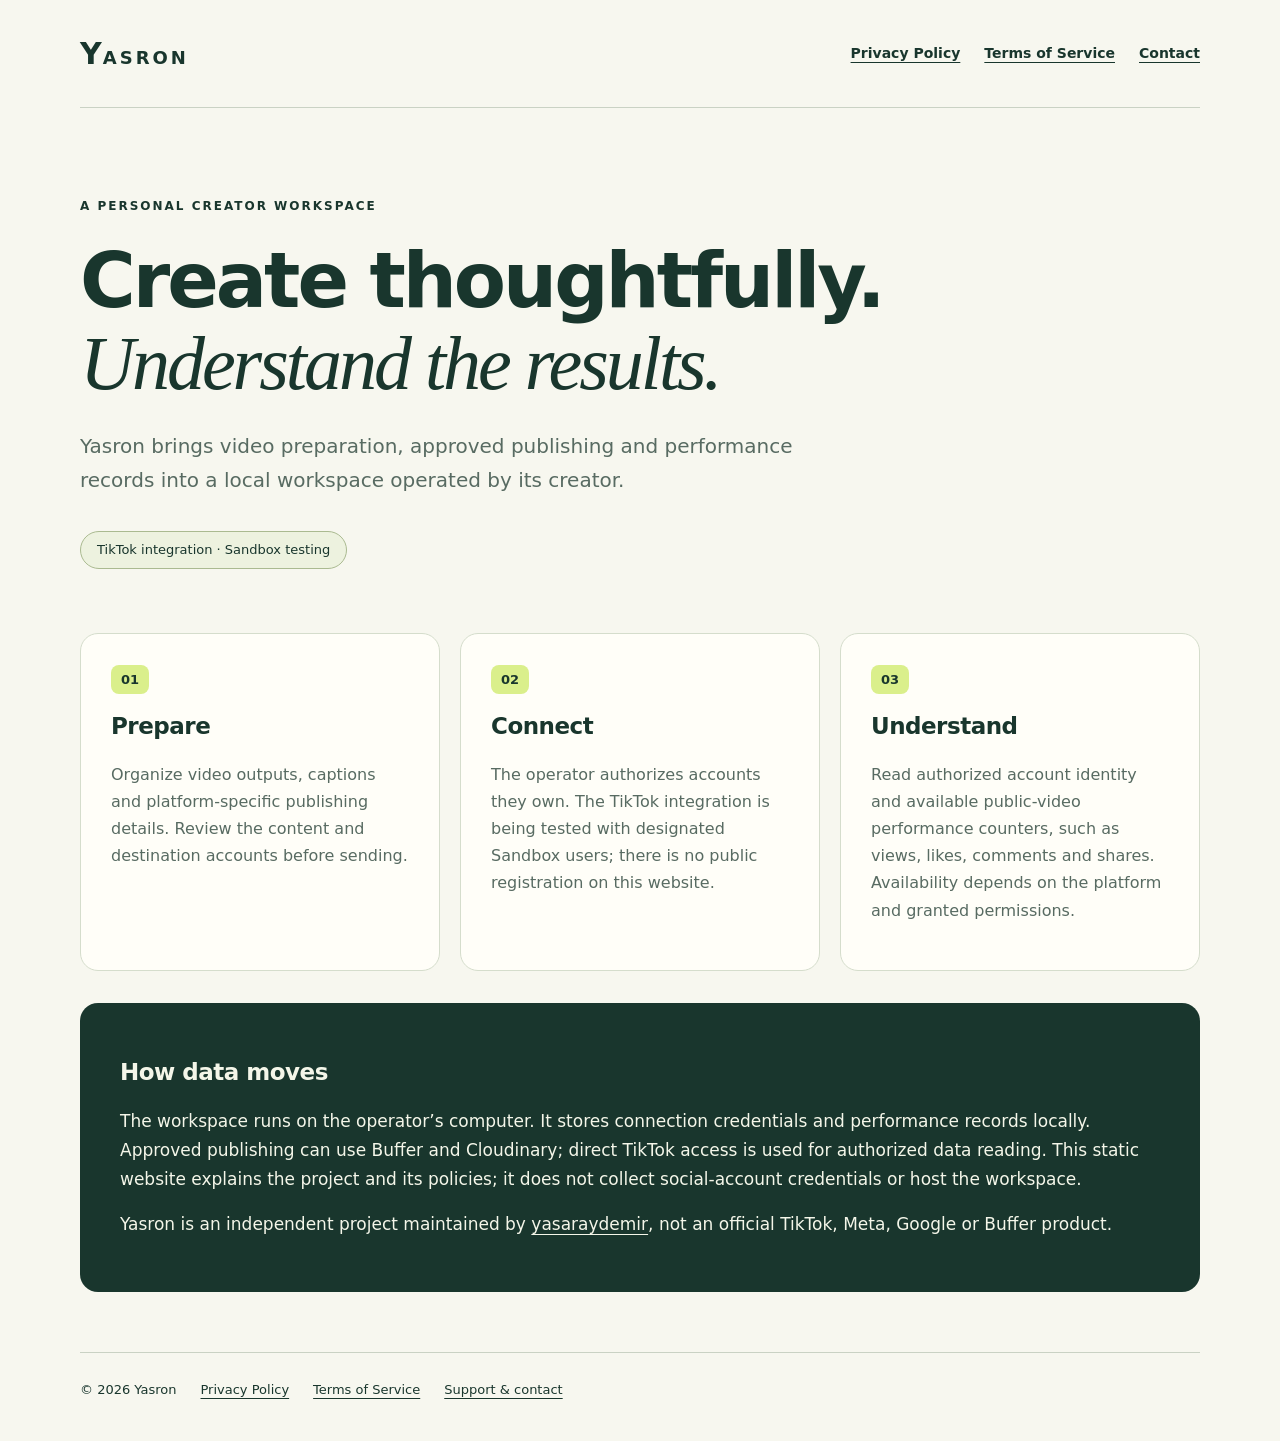
<file: index.html>
<!doctype html>
<html lang="en"><head><meta charset="utf-8"><meta name="viewport" content="width=device-width,initial-scale=1"><title>Yasron — Creator workspace</title><meta name="description" content="Yasron is a local creator workspace for preparing videos and reviewing connected account performance."><link rel="stylesheet" href="style.css"></head><body>
<header><a class="brand" href="index.html">Y<span>ASRON</span></a><nav aria-label="Main"><a href="privacy.html">Privacy Policy</a><a href="terms.html">Terms of Service</a><a href="https://github.com/yasaraydemir/yasron-site/issues">Contact</a></nav></header>
<main><section class="hero"><p class="eyebrow">A PERSONAL CREATOR WORKSPACE</p><h1>Create thoughtfully.<br><em>Understand the results.</em></h1><p class="intro">Yasron brings video preparation, approved publishing and performance records into a local workspace operated by its creator.</p><span class="badge">TikTok integration · Sandbox testing</span></section>
<section class="grid" aria-label="How Yasron works"><article><span class="number">01</span><h2>Prepare</h2><p>Organize video outputs, captions and platform-specific publishing details. Review the content and destination accounts before sending.</p></article><article><span class="number">02</span><h2>Connect</h2><p>The operator authorizes accounts they own. The TikTok integration is being tested with designated Sandbox users; there is no public registration on this website.</p></article><article><span class="number">03</span><h2>Understand</h2><p>Read authorized account identity and available public-video performance counters, such as views, likes, comments and shares. Availability depends on the platform and granted permissions.</p></article></section>
<section class="panel"><h2>How data moves</h2><p>The workspace runs on the operator’s computer. It stores connection credentials and performance records locally. Approved publishing can use Buffer and Cloudinary; direct TikTok access is used for authorized data reading. This static website explains the project and its policies; it does not collect social-account credentials or host the workspace.</p><p>Yasron is an independent project maintained by <a href="https://github.com/yasaraydemir">yasaraydemir</a>, not an official TikTok, Meta, Google or Buffer product.</p></section>
</main><footer><span>© 2026 Yasron</span><a href="privacy.html">Privacy Policy</a><a href="terms.html">Terms of Service</a><a href="https://github.com/yasaraydemir/yasron-site/issues">Support &amp; contact</a></footer></body></html>
</file>
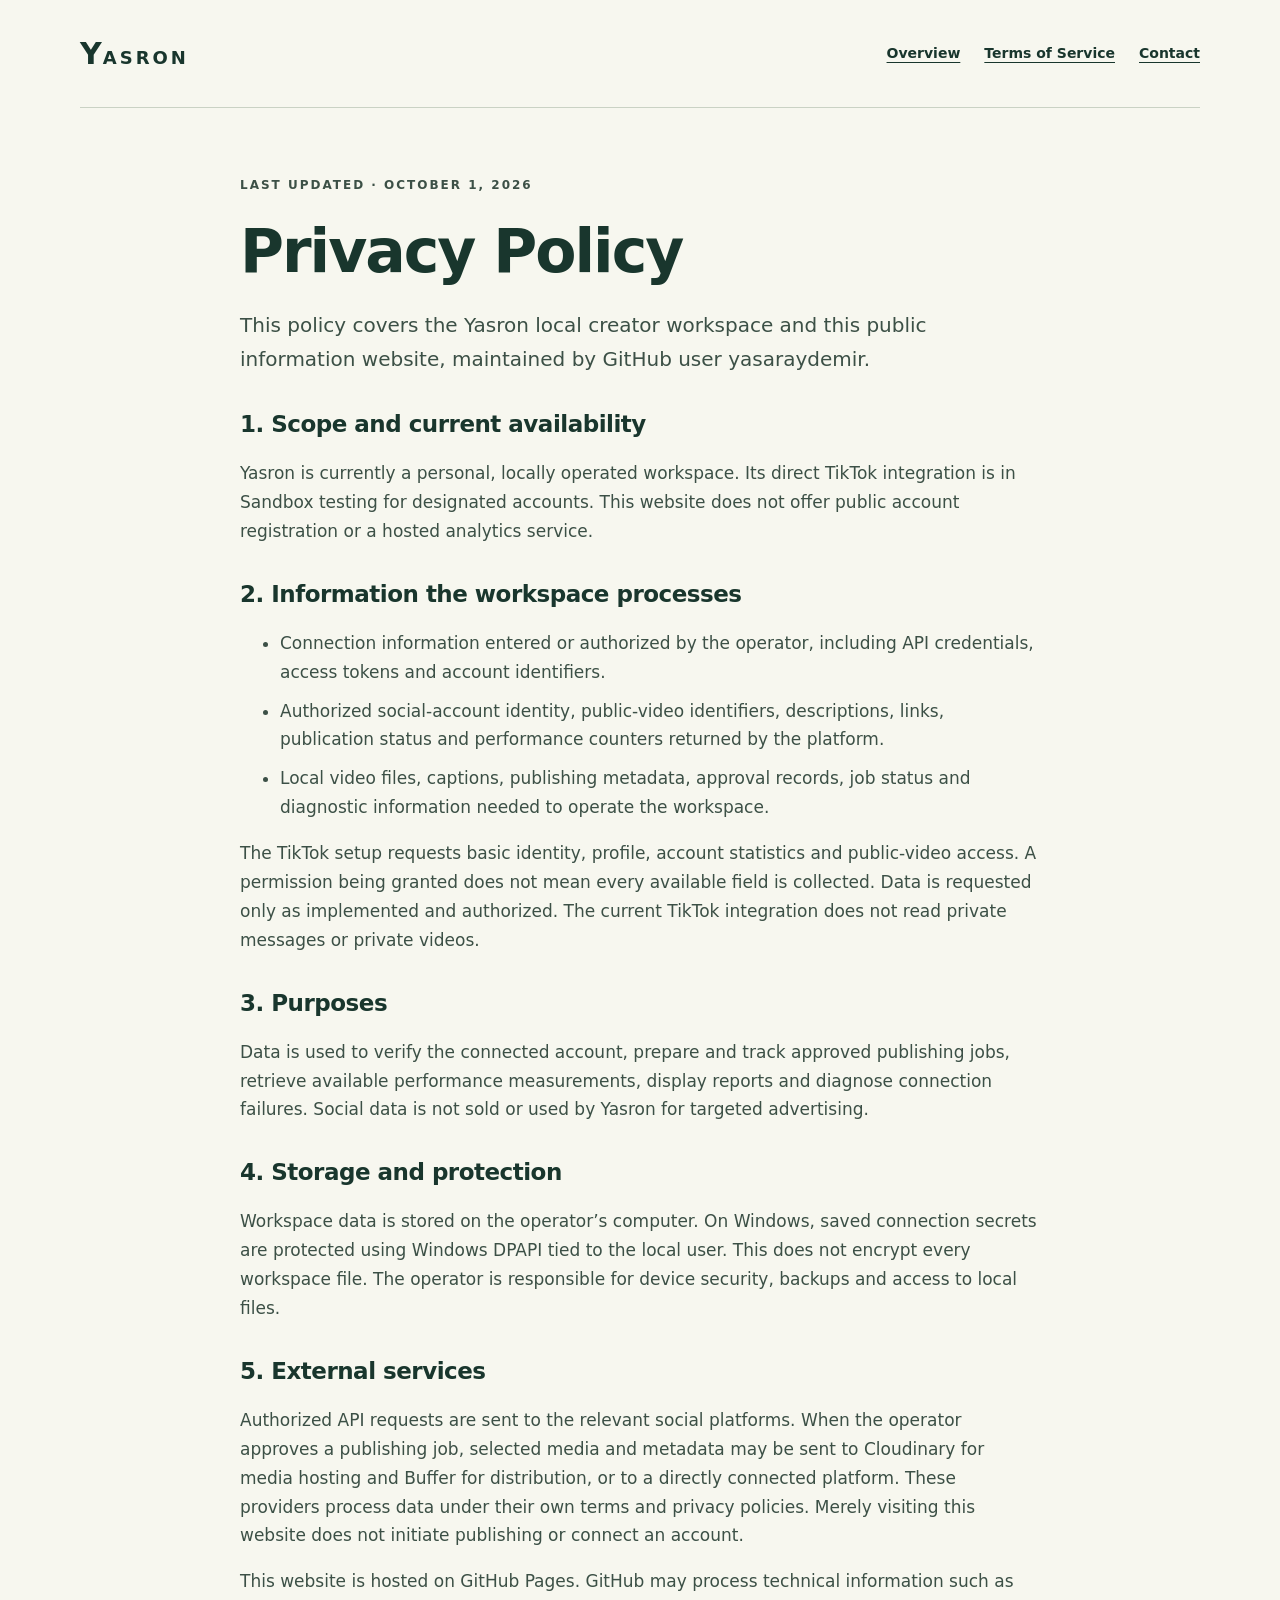
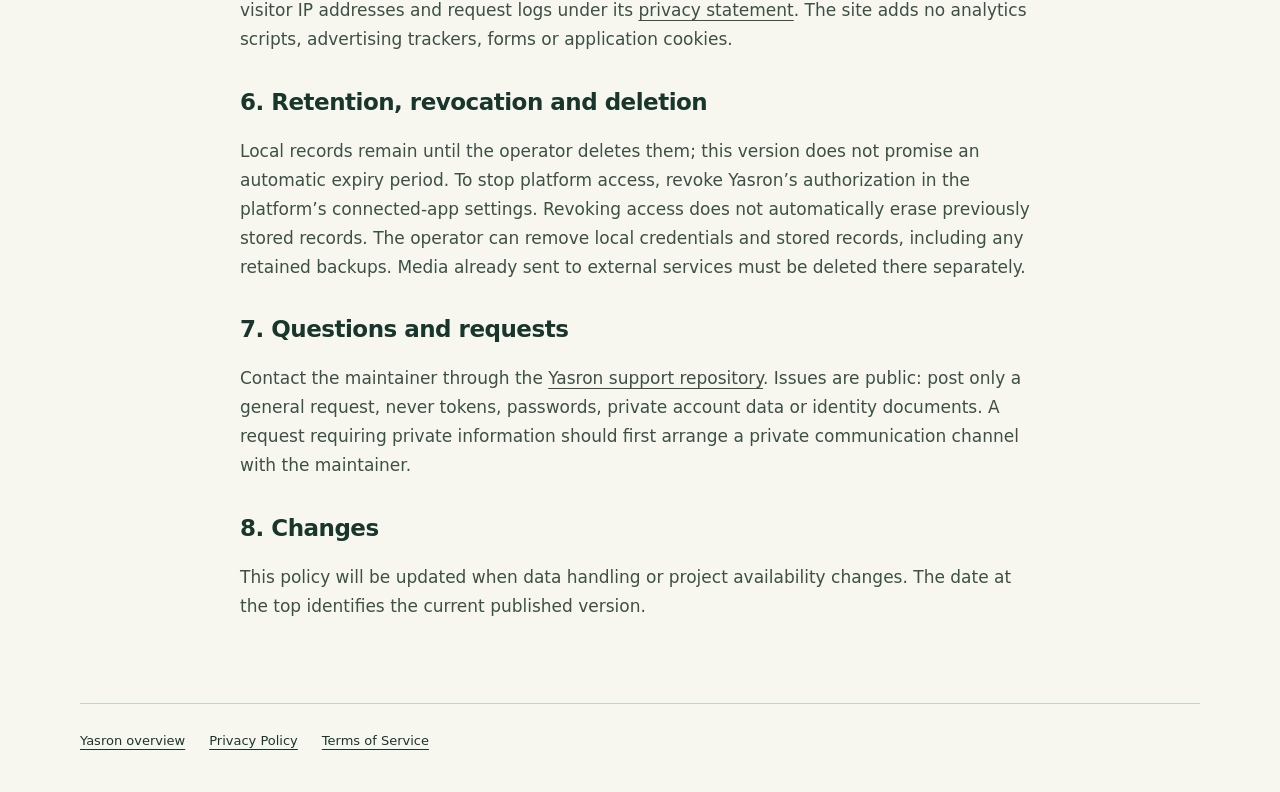
<file: privacy.html>
<!doctype html>
<html lang="en"><head><meta charset="utf-8"><meta name="viewport" content="width=device-width,initial-scale=1"><title>Privacy Policy — Yasron</title><link rel="stylesheet" href="style.css"></head><body><header><a class="brand" href="index.html">Y<span>ASRON</span></a><nav aria-label="Main"><a href="index.html">Overview</a><a href="terms.html">Terms of Service</a><a href="https://github.com/yasaraydemir/yasron-site/issues">Contact</a></nav></header>
<main class="legal"><p class="eyebrow">LAST UPDATED · OCTOBER 1, 2026</p><h1>Privacy Policy</h1><p class="intro">This policy covers the Yasron local creator workspace and this public information website, maintained by GitHub user yasaraydemir.</p>
<h2>1. Scope and current availability</h2><p>Yasron is currently a personal, locally operated workspace. Its direct TikTok integration is in Sandbox testing for designated accounts. This website does not offer public account registration or a hosted analytics service.</p>
<h2>2. Information the workspace processes</h2><ul><li>Connection information entered or authorized by the operator, including API credentials, access tokens and account identifiers.</li><li>Authorized social-account identity, public-video identifiers, descriptions, links, publication status and performance counters returned by the platform.</li><li>Local video files, captions, publishing metadata, approval records, job status and diagnostic information needed to operate the workspace.</li></ul><p>The TikTok setup requests basic identity, profile, account statistics and public-video access. A permission being granted does not mean every available field is collected. Data is requested only as implemented and authorized. The current TikTok integration does not read private messages or private videos.</p>
<h2>3. Purposes</h2><p>Data is used to verify the connected account, prepare and track approved publishing jobs, retrieve available performance measurements, display reports and diagnose connection failures. Social data is not sold or used by Yasron for targeted advertising.</p>
<h2>4. Storage and protection</h2><p>Workspace data is stored on the operator’s computer. On Windows, saved connection secrets are protected using Windows DPAPI tied to the local user. This does not encrypt every workspace file. The operator is responsible for device security, backups and access to local files.</p>
<h2>5. External services</h2><p>Authorized API requests are sent to the relevant social platforms. When the operator approves a publishing job, selected media and metadata may be sent to Cloudinary for media hosting and Buffer for distribution, or to a directly connected platform. These providers process data under their own terms and privacy policies. Merely visiting this website does not initiate publishing or connect an account.</p><p>This website is hosted on GitHub Pages. GitHub may process technical information such as visitor IP addresses and request logs under its <a href="https://docs.github.com/en/site-policy/privacy-policies/github-general-privacy-statement">privacy statement</a>. The site adds no analytics scripts, advertising trackers, forms or application cookies.</p>
<h2>6. Retention, revocation and deletion</h2><p>Local records remain until the operator deletes them; this version does not promise an automatic expiry period. To stop platform access, revoke Yasron’s authorization in the platform’s connected-app settings. Revoking access does not automatically erase previously stored records. The operator can remove local credentials and stored records, including any retained backups. Media already sent to external services must be deleted there separately.</p>
<h2>7. Questions and requests</h2><p>Contact the maintainer through the <a href="https://github.com/yasaraydemir/yasron-site/issues">Yasron support repository</a>. Issues are public: post only a general request, never tokens, passwords, private account data or identity documents. A request requiring private information should first arrange a private communication channel with the maintainer.</p>
<h2>8. Changes</h2><p>This policy will be updated when data handling or project availability changes. The date at the top identifies the current published version.</p></main><footer><a href="index.html">Yasron overview</a><a href="privacy.html">Privacy Policy</a><a href="terms.html">Terms of Service</a></footer></body></html>
</file>
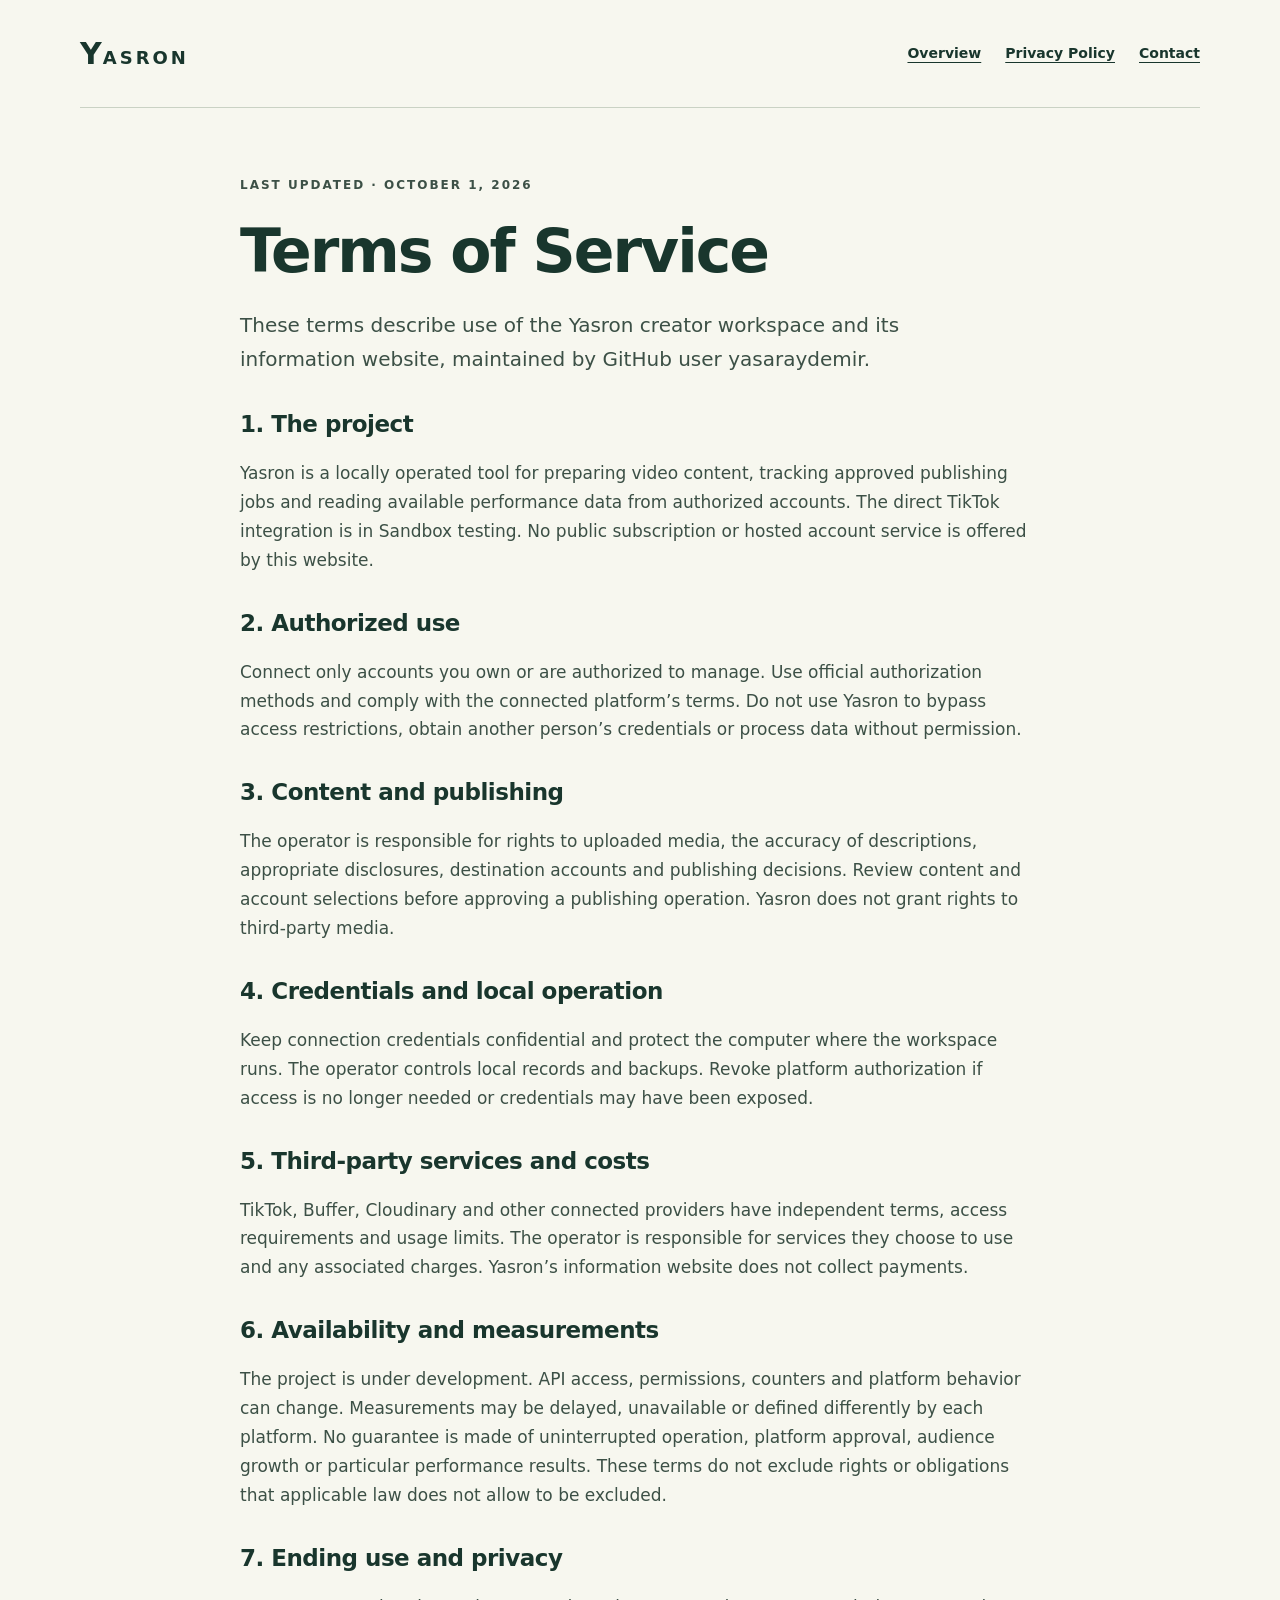
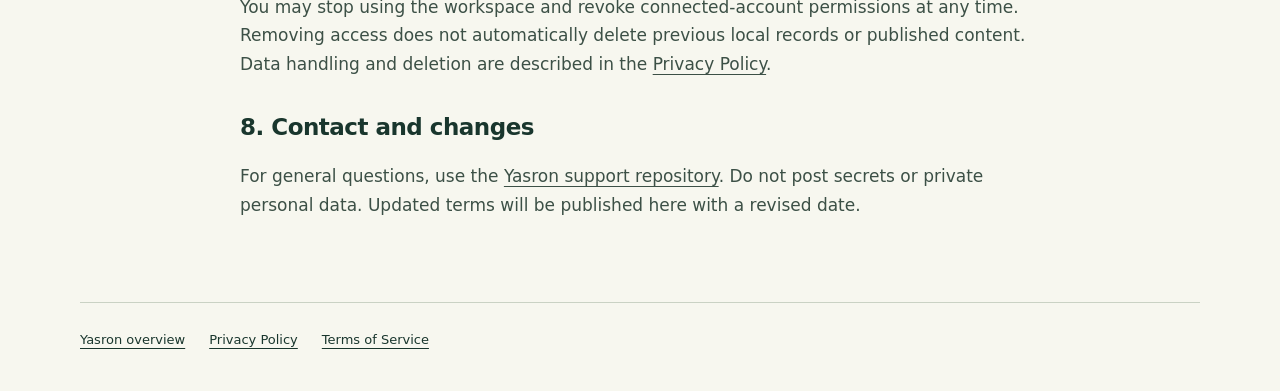
<file: terms.html>
<!doctype html>
<html lang="en"><head><meta charset="utf-8"><meta name="viewport" content="width=device-width,initial-scale=1"><title>Terms of Service — Yasron</title><link rel="stylesheet" href="style.css"></head><body><header><a class="brand" href="index.html">Y<span>ASRON</span></a><nav aria-label="Main"><a href="index.html">Overview</a><a href="privacy.html">Privacy Policy</a><a href="https://github.com/yasaraydemir/yasron-site/issues">Contact</a></nav></header>
<main class="legal"><p class="eyebrow">LAST UPDATED · OCTOBER 1, 2026</p><h1>Terms of Service</h1><p class="intro">These terms describe use of the Yasron creator workspace and its information website, maintained by GitHub user yasaraydemir.</p>
<h2>1. The project</h2><p>Yasron is a locally operated tool for preparing video content, tracking approved publishing jobs and reading available performance data from authorized accounts. The direct TikTok integration is in Sandbox testing. No public subscription or hosted account service is offered by this website.</p>
<h2>2. Authorized use</h2><p>Connect only accounts you own or are authorized to manage. Use official authorization methods and comply with the connected platform’s terms. Do not use Yasron to bypass access restrictions, obtain another person’s credentials or process data without permission.</p>
<h2>3. Content and publishing</h2><p>The operator is responsible for rights to uploaded media, the accuracy of descriptions, appropriate disclosures, destination accounts and publishing decisions. Review content and account selections before approving a publishing operation. Yasron does not grant rights to third-party media.</p>
<h2>4. Credentials and local operation</h2><p>Keep connection credentials confidential and protect the computer where the workspace runs. The operator controls local records and backups. Revoke platform authorization if access is no longer needed or credentials may have been exposed.</p>
<h2>5. Third-party services and costs</h2><p>TikTok, Buffer, Cloudinary and other connected providers have independent terms, access requirements and usage limits. The operator is responsible for services they choose to use and any associated charges. Yasron’s information website does not collect payments.</p>
<h2>6. Availability and measurements</h2><p>The project is under development. API access, permissions, counters and platform behavior can change. Measurements may be delayed, unavailable or defined differently by each platform. No guarantee is made of uninterrupted operation, platform approval, audience growth or particular performance results. These terms do not exclude rights or obligations that applicable law does not allow to be excluded.</p>
<h2>7. Ending use and privacy</h2><p>You may stop using the workspace and revoke connected-account permissions at any time. Removing access does not automatically delete previous local records or published content. Data handling and deletion are described in the <a href="privacy.html">Privacy Policy</a>.</p>
<h2>8. Contact and changes</h2><p>For general questions, use the <a href="https://github.com/yasaraydemir/yasron-site/issues">Yasron support repository</a>. Do not post secrets or private personal data. Updated terms will be published here with a revised date.</p></main><footer><a href="index.html">Yasron overview</a><a href="privacy.html">Privacy Policy</a><a href="terms.html">Terms of Service</a></footer></body></html>
</file>
<file: style.css>
:root{color-scheme:light;--ink:#19362d;--muted:#586b62;--paper:#f7f7ef;--accent:#daef8b}*{box-sizing:border-box}body{margin:0;background:var(--paper);color:var(--ink);font:17px/1.7 system-ui,-apple-system,BlinkMacSystemFont,"Segoe UI",sans-serif}a{color:inherit;text-underline-offset:4px}a:hover{color:#47690c}a:focus-visible{outline:3px solid #668526;outline-offset:5px}header,main,footer{width:min(1120px,calc(100% - 48px));margin:auto}header{display:flex;justify-content:space-between;align-items:center;gap:24px;padding:28px 0;border-bottom:1px solid #cad2c4}.brand{font-weight:900;font-size:30px;text-decoration:none;letter-spacing:-2px}.brand span{letter-spacing:3px;font-size:18px;margin-left:3px}nav{display:flex;gap:24px;flex-wrap:wrap;font-size:14px;font-weight:600}.hero{padding:76px 0 64px;max-width:920px}.eyebrow{letter-spacing:2px;font-size:12px;font-weight:750}h1{font-size:clamp(40px,6.5vw,76px);line-height:1.08;letter-spacing:-3px;margin:24px 0}h1 em{font-family:Georgia,serif;font-weight:400}h2{font-size:23px;line-height:1.3;letter-spacing:-.5px}.intro{font-size:20px;color:var(--muted);max-width:740px}.badge{display:inline-block;border:1px solid #aaba90;border-radius:30px;padding:7px 16px;font-size:13px;margin-top:14px;background:#edf2df}.grid{display:grid;grid-template-columns:repeat(3,1fr);gap:20px}.grid article{padding:30px;border:1px solid #d5ddcc;border-radius:18px;background:#fffef8}.number{font-size:13px;font-weight:700;background:var(--accent);padding:7px 10px;border-radius:8px}.grid p{color:var(--muted);font-size:16px}.panel{background:var(--ink);color:#f4f6e9;padding:36px 40px;border-radius:18px;margin:32px 0 60px}.panel a:hover{color:var(--accent)}footer{border-top:1px solid #cad2c4;padding:26px 0 40px;display:flex;gap:24px;flex-wrap:wrap;font-size:13px}.legal{max-width:800px;padding:55px 0 65px}.legal h1{font-size:clamp(38px,5vw,60px);letter-spacing:-2px}.legal h2{margin-top:34px}.legal p,.legal li{color:#3c5046}.legal li{margin-bottom:10px}@media(max-width:640px){header{align-items:flex-start;flex-direction:column;gap:12px}header,main,footer{width:calc(100% - 36px)}nav{gap:16px}.hero{padding:45px 0}h1{letter-spacing:-2px}.grid{grid-template-columns:1fr}.panel{padding:25px}.intro{font-size:18px}}
</file>
